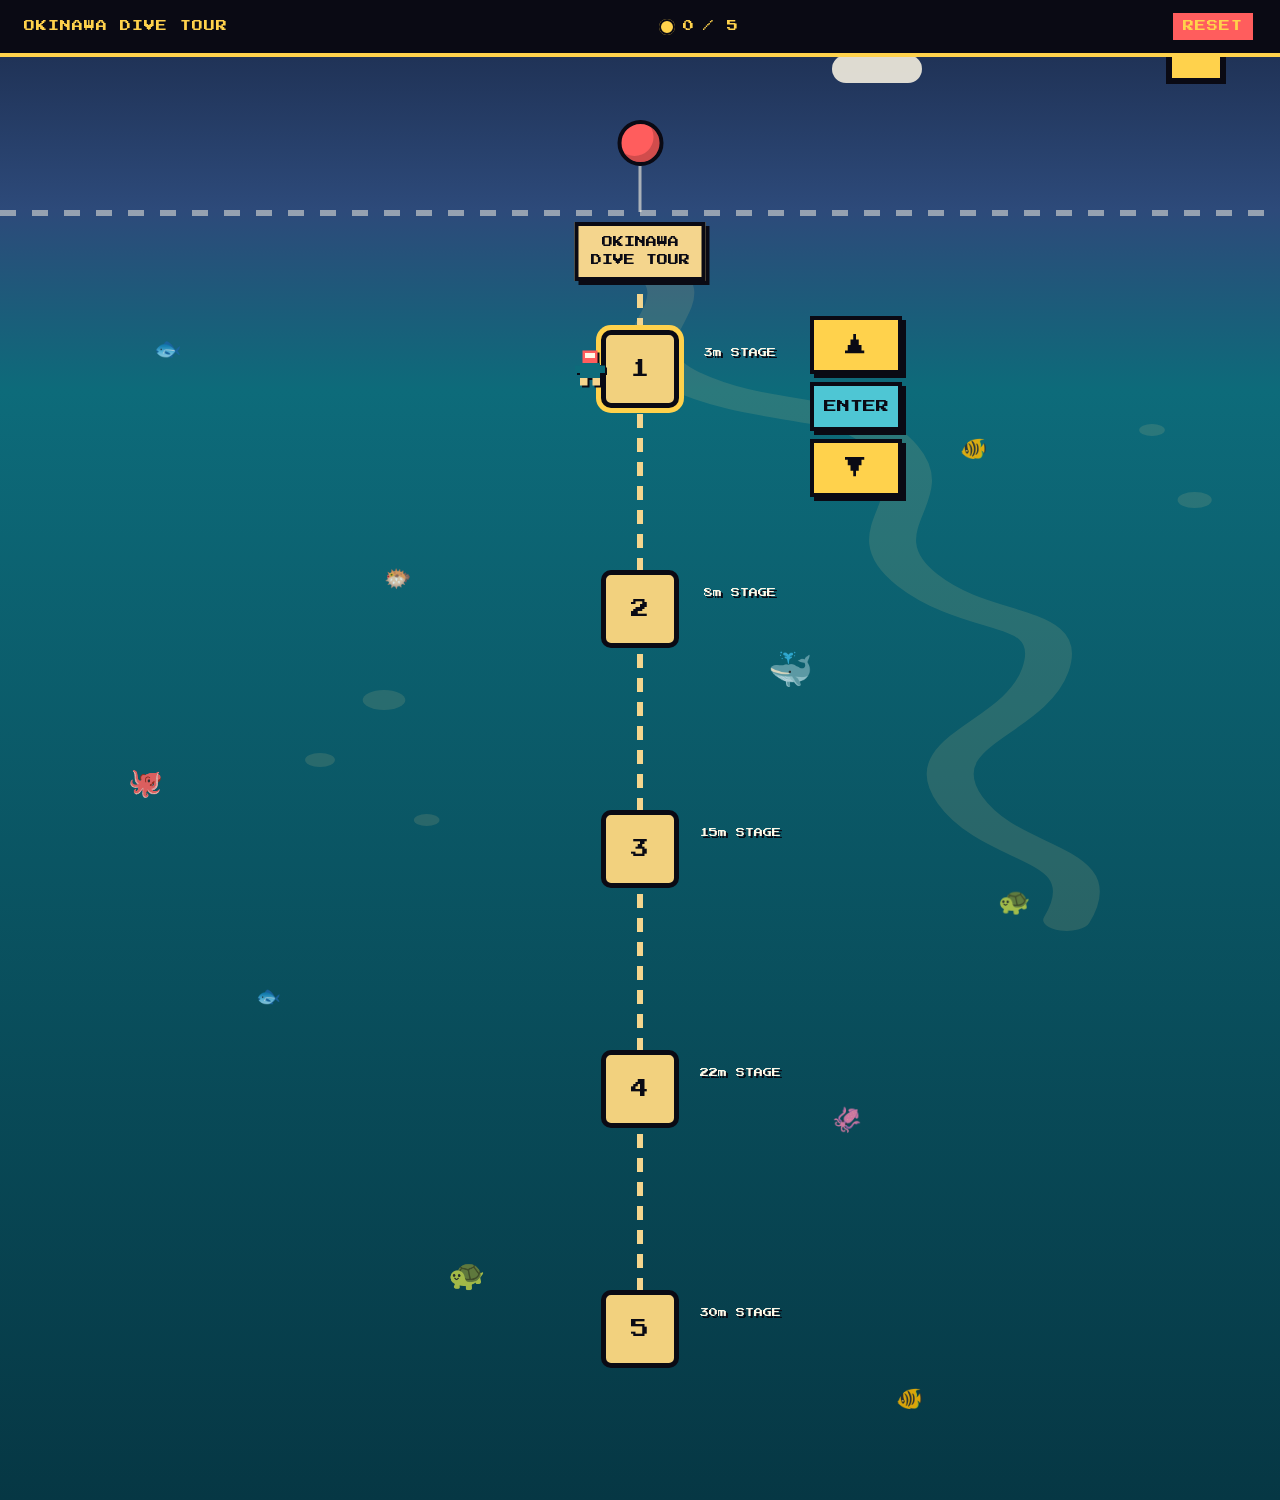
<file: index.html>
<!DOCTYPE html>
<html lang="ko">
<head>
<meta charset="UTF-8">
<meta name="viewport" content="width=device-width, initial-scale=1.0, viewport-fit=cover">
<title>OKINAWA DIVE TOUR</title>
<link href="https://fonts.googleapis.com/css2?family=Press+Start+2P&family=DotGothic16&display=swap" rel="stylesheet">
<link rel="stylesheet" href="style.css">
</head>
<body>

<div id="hud">
  <div class="pixel">OKINAWA DIVE TOUR</div>
  <div id="coinCount" class="pixel"><div class="coin-icon" id="coinIcon"></div><span id="coinNum">0</span> / 5</div>
  <button class="pixel" id="resetBtn">RESET</button>
</div>

<div id="world">
  <div class="sun"></div>
  <div class="cloud" style="top:30px; left:10%; width:70px; height:24px; border-radius:20px;"></div>
  <div class="cloud" style="top:55px; left:65%; width:90px; height:28px; border-radius:20px;"></div>
  <div class="cloud" style="top:20px; left:82%; width:50px; height:18px; border-radius:20px;"></div>
  <div class="waterline"></div>

  <svg id="okinawaMap" viewBox="0 0 600 1500" preserveAspectRatio="none">
    <path d="M300 260 C340 300, 280 340, 320 380 C360 420, 400 400, 420 450 C440 500, 400 530, 430 580 C460 630, 500 610, 490 670 C480 730, 430 740, 450 800 C470 860, 520 850, 500 920"
      stroke="#F4D58D" stroke-width="22" stroke-linecap="round" fill="none"/>
    <circle cx="180" cy="700" r="10" fill="#F4D58D"/>
    <circle cx="150" cy="760" r="7" fill="#F4D58D"/>
    <circle cx="200" cy="820" r="6" fill="#F4D58D"/>
    <circle cx="560" cy="500" r="8" fill="#F4D58D"/>
    <circle cx="540" cy="430" r="6" fill="#F4D58D"/>
  </svg>

  <svg id="pathSvg"><polyline id="pathLine" points="" fill="none" stroke="#F4D58D" stroke-width="6" stroke-dasharray="14 10" /></svg>

  <div id="buoy">
    <div class="ball"></div>
    <div class="rope"></div>
    <div class="sign">
      <div class="pixel">OKINAWA</div>
      <div class="pixel">DIVE TOUR</div>
    </div>
  </div>

  <div class="fishdeco" style="top:330px; left:12%; font-size:22px;">🐟</div>
  <div class="fishdeco" style="top:430px; left:75%; font-size:22px; animation-delay:2s;">🐠</div>
  <div class="fishdeco" style="top:560px; left:30%; font-size:22px; animation-delay:4s;">🐡</div>
  <div class="fishdeco" style="top:640px; left:60%; font-size:36px; animation-delay:1s; animation-duration:11s;">🐳</div>
  <div class="fishdeco" style="top:760px; left:10%; font-size:28px; animation-delay:3s; animation-duration:8s;">🐙</div>
  <div class="fishdeco" style="top:880px; left:78%; font-size:26px; animation-delay:2.5s; animation-duration:9s;">🐢</div>
  <div class="fishdeco" style="top:980px; left:20%; font-size:20px; animation-delay:5s;">🐟</div>
  <div class="fishdeco" style="top:1100px; left:65%; font-size:24px; animation-delay:1.5s; animation-duration:7s;">🦑</div>
  <div class="fishdeco" style="top:1250px; left:35%; font-size:30px; animation-delay:0.5s; animation-duration:10s;">🐢</div>
  <div class="fishdeco" style="top:1380px; left:70%; font-size:22px; animation-delay:3.5s;">🐠</div>

  <div id="player" class="bob"></div>
  <div id="controls">
    <button class="btn icon-btn" id="upBtn" aria-label="UP" title="UP">▲</button>
    <button class="btn" id="enterBtn">ENTER</button>
    <button class="btn icon-btn" id="downBtn" aria-label="DOWN" title="DOWN">▼</button>
  </div>
</div>

<div id="modalOverlay">
  <div id="modalBox">
    <div id="closeX">✕</div>
    <div class="stagetag" id="modalTag">EP.01</div>
    <h2 id="modalTitle"></h2>
    <div class="creatures" id="modalCreatures"></div>
    <p id="modalDesc"></p>
    <button class="btn pixel" id="clearBtn">스테이지 클리어!</button>
  </div>
</div>

<div id="toast" class="pixel"></div>

<script src="script.js"></script>
</body>
</html>
</file>
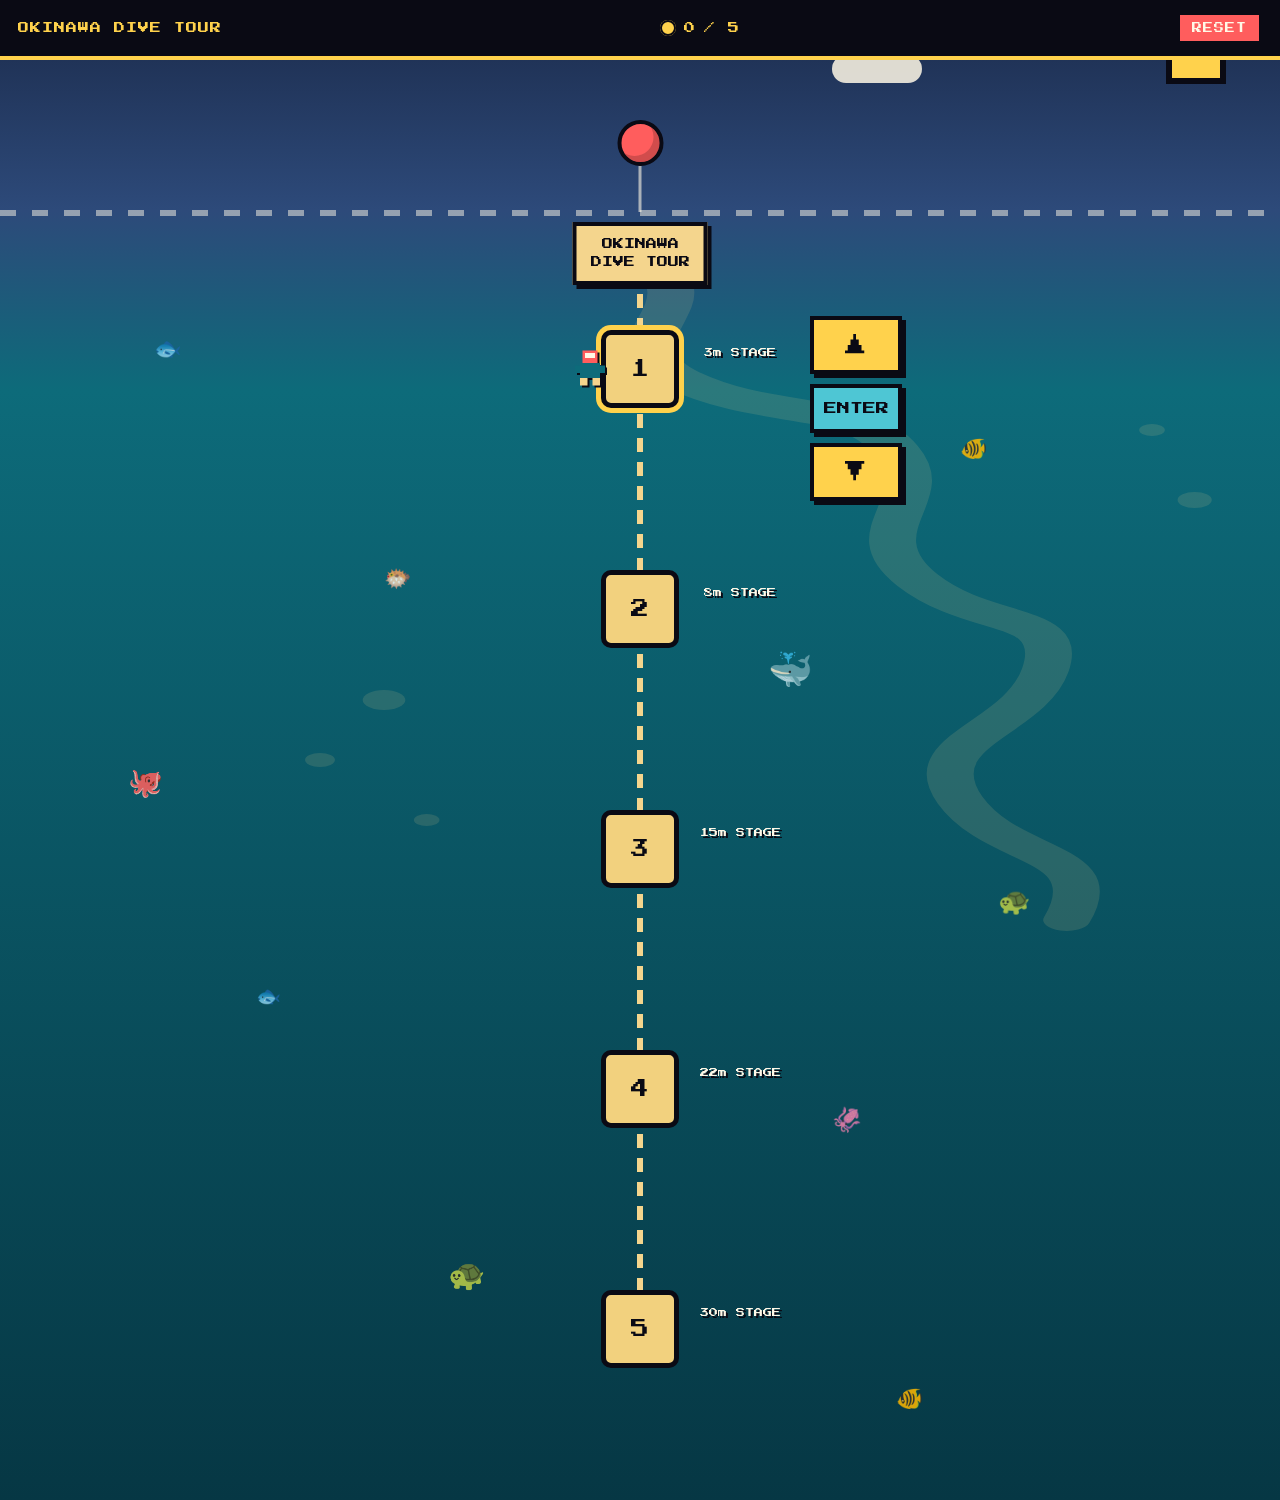
<file: index.html.html>
<!DOCTYPE html>
<html lang="ko">
<head>
<meta charset="UTF-8">
<meta name="viewport" content="width=device-width, initial-scale=1.0">
<title>OKINAWA DIVE TOUR</title>
<link href="https://fonts.googleapis.com/css2?family=Press+Start+2P&family=DotGothic16&display=swap" rel="stylesheet">
<style>
  :root{
    --sky:#1B2A4A;
    --sky2:#2D4A7A;
    --sea:#0D6B7A;
    --sea-deep:#063744;
    --sand:#F4D58D;
    --leaf:#3FA34D;
    --coral:#FF5D5D;
    --white:#FFF8E7;
    --dark:#0A0A14;
    --gold:#FFD24C;
  }
  *{ box-sizing:border-box; margin:0; padding:0; image-rendering:pixelated; }
  html,body{
    background:var(--dark);
    font-family:'DotGothic16',sans-serif;
    color:var(--white);
    overflow-x:hidden;
    user-select:none;
  }
  .pixel{ font-family:'Press Start 2P',monospace; }

  /* ===== HUD ===== */
  #hud{
    position:fixed; top:0; left:0; right:0; z-index:100;
    display:flex; justify-content:space-between; align-items:center;
    padding:12px 18px;
    background:var(--dark);
    border-bottom:4px solid var(--gold);
  }
  #hud .pixel{ font-size:11px; color:var(--gold); letter-spacing:1px; }
  #coinCount{ display:flex; align-items:center; gap:8px; }
  .coin-icon{
    width:16px; height:16px; border-radius:50%;
    background:var(--gold);
    box-shadow: 0 0 0 2px var(--dark) inset;
    transition: transform .2s;
  }
  .coin-icon.pop{ animation: coinpop .4s steps(4); }
  @keyframes coinpop{ 0%{ transform:scale(1); } 40%{ transform:scale(1.6) rotate(180deg); } 100%{ transform:scale(1); } }

  /* ===== WORLD ===== */
  #world{
    position:relative;
    width:100%;
    min-height:1500px;
    background:linear-gradient(to bottom, var(--sky) 0%, var(--sky2) 14%, var(--sea) 26%, var(--sea-deep) 100%);
    padding-top:70px;
    overflow:hidden;
  }
  .cloud{ position:absolute; background:var(--white); opacity:.85; }
  .sun{ position:absolute; top:30px; right:60px; width:48px; height:48px; background:var(--gold); box-shadow: 0 0 0 6px var(--dark); }

  .waterline{
    position:absolute; left:0; right:0; top:14%;
    height:6px;
    background: repeating-linear-gradient(90deg, var(--white) 0 16px, transparent 16px 32px);
    opacity:.5;
    z-index:1;
  }

  #okinawaMap{ position:absolute; top:0; left:0; width:100%; height:100%; z-index:0; opacity:0.13; pointer-events:none; }

  /* buoy */
  #buoy{
    position:absolute; top:120px; left:50%; transform:translateX(-50%);
    display:flex; flex-direction:column; align-items:center;
    z-index:6;
  }
  #buoy .rope{
    width:3px; height:46px; background:var(--white); opacity:.6;
  }
  #buoy .ball{
    width:46px; height:46px; border-radius:50%;
    background:var(--coral);
    border:4px solid var(--dark);
    box-shadow: inset -6px -6px 0 rgba(0,0,0,0.18);
    animation: bobbuoy 2.4s ease-in-out infinite;
  }
  @keyframes bobbuoy{ 0%,100%{ transform:translateY(0); } 50%{ transform:translateY(-8px); } }
  #buoy .sign{
    margin-top:10px;
    background:var(--sand);
    border:4px solid var(--dark);
    padding:10px 14px;
    text-align:center;
    box-shadow:4px 4px 0 var(--dark);
  }
  #buoy .sign .pixel{
    font-size:11px;
    color:var(--dark);
    line-height:1.6;
    white-space:nowrap;
  }

  /* vertical path */
  #pathSvg{ position:absolute; top:0; left:0; width:100%; height:100%; z-index:1; }

  .node{
    position:absolute;
    width:78px; height:78px;
    background:#F2D17E;
    border:5px solid var(--dark);
    border-radius:10px;
    display:flex; align-items:center; justify-content:center;
    cursor:pointer;
    z-index:5;
    transition:transform .15s;
    left:50%;
    transform:translateX(-50%);
  }
  .node:hover{ transform:translateX(-50%) scale(1.06); }
  .node.cleared{ background:var(--leaf); }
  .node.active{ box-shadow: 0 0 0 5px var(--gold); }
  .node .num{ font-family:'Press Start 2P',monospace; font-size:18px; color:var(--dark); }
  .node .star{ position:absolute; top:-14px; right:-10px; font-size:18px; }

  .label{
    position:absolute;
    left:50%;
    font-family:'Press Start 2P',monospace;
    font-size:9px;
    color:var(--white);
    text-shadow:2px 2px 0 var(--dark);
    text-align:center;
    width:160px;
    transform:translateX(calc(-50% + 100px));
  }

  /* diver swims OUTSIDE the node, to the side */
  #player{
    position:absolute;
    width:40px; height:40px;
    z-index:10;
    transition: top .9s cubic-bezier(.4,0,.2,1), left .6s ease;
    filter: drop-shadow(2px 2px 0 var(--dark));
  }
  #player svg{ width:100%; height:100%; }
  #player.bob{ animation: bob 0.45s steps(2) infinite; }
  @keyframes bob{ 0%,100%{ transform:translateY(0) rotate(0deg); } 50%{ transform:translateY(-6px) rotate(-4deg); } }

  .fishdeco{ position:absolute; opacity:.85; z-index:2; animation: swim 6s linear infinite; }
  @keyframes swim{ 0%{ transform:translateX(0); } 50%{ transform:translateX(34px); } 100%{ transform:translateX(0); } }

  /* ===== CONTROLS ===== */
  #controls{
    position:absolute;
    display:flex; flex-direction:column; gap:10px;
    align-items:center;
    z-index:11;
    transition: top .9s cubic-bezier(.4,0,.2,1);
  }
  .btn{
    font-family:'Press Start 2P',monospace;
    font-size:13px;
    color:var(--dark);
    background:var(--gold);
    border:4px solid var(--dark);
    padding:14px 16px;
    cursor:pointer;
    box-shadow:4px 4px 0 var(--dark);
    width:92px;
    display:flex;
    align-items:center;
    justify-content:center;
  }
  .btn.icon-btn{
    font-size:22px;
    padding:14px 16px;
  }
  .btn.icon-btn svg{ width:22px; height:22px; }
  .btn:active{ transform:translate(2px,2px); box-shadow:2px 2px 0 var(--dark); }
  .btn:disabled{ background:#5a5a6a; color:#999; cursor:not-allowed; box-shadow:none; }
  #enterBtn{ background:#4EC6D4; }

  /* ===== MODAL ===== */
  #modalOverlay{
    position:fixed; inset:0; background:rgba(10,10,20,0.85);
    display:none; align-items:center; justify-content:center;
    z-index:200; padding:20px;
  }
  #modalOverlay.open{ display:flex; }
  #modalBox{
    background:var(--sand);
    border:6px solid var(--dark);
    box-shadow:8px 8px 0 var(--dark);
    max-width:480px; width:100%;
    padding:26px;
    color:var(--dark);
    position:relative;
    animation: pop .25s steps(5);
  }
  @keyframes pop{ 0%{ transform:scale(.8); opacity:0; } 100%{ transform:scale(1); opacity:1; } }
  #modalBox h2{ font-family:'Press Start 2P',monospace; font-size:15px; margin-bottom:14px; line-height:1.6; }
  #modalBox p{ font-size:15px; line-height:1.75; margin-bottom:16px; }
  #modalBox .stagetag{ display:inline-block; font-family:'Press Start 2P',monospace; font-size:10px; background:var(--coral); color:var(--white); padding:6px 10px; margin-bottom:14px; }
  #modalBox .creatures{ display:flex; gap:14px; margin-bottom:18px; flex-wrap:wrap; }
  #modalBox .creatures span{ font-size:24px; }
  #clearBtn{ width:100%; }
  #closeX{
    position:absolute; top:10px; right:10px;
    font-family:'Press Start 2P',monospace;
    font-size:16px;
    cursor:pointer;
    background:var(--dark); color:var(--white);
    width:30px; height:30px;
    display:flex; align-items:center; justify-content:center;
  }

  #toast{
    position:fixed; top:90px; left:50%; transform:translateX(-50%) translateY(-20px);
    font-family:'Press Start 2P',monospace;
    font-size:12px;
    background:var(--leaf);
    color:var(--white);
    padding:12px 20px;
    border:4px solid var(--dark);
    opacity:0;
    transition:all .3s;
    z-index:300;
    pointer-events:none;
    text-align:center;
  }
  #toast.show{ opacity:1; transform:translateX(-50%) translateY(0); }

  @media (max-width:600px){
    #world{ min-height:1700px; }
    .label{ transform:translateX(calc(-50% + 85px)); font-size:8px; width:130px; }
  }
</style>
</head>
<body>

<div id="hud">
  <div class="pixel">OKINAWA DIVE TOUR</div>
  <div id="coinCount" class="pixel"><div class="coin-icon" id="coinIcon"></div><span id="coinNum">0</span> / 5</div>
  <button class="pixel" id="resetBtn" style="background:var(--coral); color:var(--white); border:3px solid var(--dark); padding:8px 12px; cursor:pointer; font-size:10px;">RESET</button>
</div>


<div id="world">
  <div class="sun"></div>
  <div class="cloud" style="top:30px; left:10%; width:70px; height:24px; border-radius:20px;"></div>
  <div class="cloud" style="top:55px; left:65%; width:90px; height:28px; border-radius:20px;"></div>
  <div class="cloud" style="top:20px; left:82%; width:50px; height:18px; border-radius:20px;"></div>
  <div class="waterline"></div>

  <svg id="okinawaMap" viewBox="0 0 600 1500" preserveAspectRatio="none">
    <path d="M300 260 C340 300, 280 340, 320 380 C360 420, 400 400, 420 450 C440 500, 400 530, 430 580 C460 630, 500 610, 490 670 C480 730, 430 740, 450 800 C470 860, 520 850, 500 920"
      stroke="#F4D58D" stroke-width="22" stroke-linecap="round" fill="none"/>
    <circle cx="180" cy="700" r="10" fill="#F4D58D"/>
    <circle cx="150" cy="760" r="7" fill="#F4D58D"/>
    <circle cx="200" cy="820" r="6" fill="#F4D58D"/>
    <circle cx="560" cy="500" r="8" fill="#F4D58D"/>
    <circle cx="540" cy="430" r="6" fill="#F4D58D"/>
  </svg>

  <svg id="pathSvg"><polyline id="pathLine" points="" fill="none" stroke="#F4D58D" stroke-width="6" stroke-dasharray="14 10" /></svg>

  <div id="buoy">
    <div class="ball"></div>
    <div class="rope"></div>
    <div class="sign">
      <div class="pixel">OKINAWA</div>
      <div class="pixel">DIVE TOUR</div>
    </div>
  </div>

  <div class="fishdeco" style="top:330px; left:12%; font-size:22px;">🐟</div>
  <div class="fishdeco" style="top:430px; left:75%; font-size:22px; animation-delay:2s;">🐠</div>
  <div class="fishdeco" style="top:560px; left:30%; font-size:22px; animation-delay:4s;">🐡</div>
  <div class="fishdeco" style="top:640px; left:60%; font-size:36px; animation-delay:1s; animation-duration:11s;">🐳</div>
  <div class="fishdeco" style="top:760px; left:10%; font-size:28px; animation-delay:3s; animation-duration:8s;">🐙</div>
  <div class="fishdeco" style="top:880px; left:78%; font-size:26px; animation-delay:2.5s; animation-duration:9s;">🐢</div>
  <div class="fishdeco" style="top:980px; left:20%; font-size:20px; animation-delay:5s;">🐟</div>
  <div class="fishdeco" style="top:1100px; left:65%; font-size:24px; animation-delay:1.5s; animation-duration:7s;">🦑</div>
  <div class="fishdeco" style="top:1250px; left:35%; font-size:30px; animation-delay:0.5s; animation-duration:10s;">🐢</div>
  <div class="fishdeco" style="top:1380px; left:70%; font-size:22px; animation-delay:3.5s;">🐠</div>

  <div id="player" class="bob"></div>
  <div id="controls">
    <button class="btn icon-btn" id="upBtn" aria-label="UP" title="UP">▲</button>
    <button class="btn" id="enterBtn">ENTER</button>
    <button class="btn icon-btn" id="downBtn" aria-label="DOWN" title="DOWN">▼</button>
  </div>
</div>

<div id="modalOverlay">
  <div id="modalBox">
    <div id="closeX">✕</div>
    <div class="stagetag" id="modalTag">EP.01</div>
    <h2 id="modalTitle"></h2>
    <div class="creatures" id="modalCreatures"></div>
    <p id="modalDesc"></p>
    <button class="btn pixel" id="clearBtn">스테이지 클리어!</button>
  </div>
</div>

<div id="toast" class="pixel"></div>

<script>
const stages = [
  { depth:'3m', title:'EP.01 — 오키나와 프리다이빙, 왜 가야 할까',
    desc:'산소통 없이 숨 하나로 들어가는 오키나와 바다. 투명한 시야와 따뜻한 수온을 만나는 시리즈의 시작.',
    creatures:['🌊','☀️'], y:330 },
  { depth:'8m', title:'EP.02 — 만날 수 있는 해양생물 총정리',
    desc:'흰동가리, 바다거북, 운 좋으면 만타가오리까지. 가장 화려한 비주얼의 회차.',
    creatures:['🐠','🐢','🦈'], y:570 },
  { depth:'15m', title:'EP.03 — 다이빙 포인트 추천',
    desc:'케라마 제도를 비롯한 대표 포인트를 난이도·시야별로 비교하는 실용 가이드.',
    creatures:['🏝️','🤿'], y:810 },
  { depth:'22m', title:'EP.04 — 언제 가야 가장 좋을까',
    desc:'6~9월 황금기와 비수기를 수온·시야·혼잡도로 비교 분석.',
    creatures:['📅','🌡️'], y:1050 },
  { depth:'30m', title:'EP.05 — 준비물 & 코스 추천',
    desc:'장비 체크리스트부터 예약 방법, 코스 추천까지. 떠날 준비를 끝내는 마지막 회차.',
    creatures:['🎒','🧭'], y:1290 }
];

let cleared = JSON.parse(sessionStorage.getItem('dq_cleared') || '[false,false,false,false,false]');
// activeIndex: 처음으로 클리어하지 않은 스테이지 (다이버가 향해 있는 곳)
function getActiveIndex(){
  const idx = cleared.findIndex(c => !c);
  return idx === -1 ? stages.length - 1 : idx;
}
let activeIndex = getActiveIndex();
let viewIndex = activeIndex; // 현재 보고 있는(모달에 띄울) 스테이지

const world = document.getElementById('world');
const player = document.getElementById('player');

function playerSvg(){
  return `<svg viewBox="0 0 16 16">
    <rect x="5" y="1" width="6" height="5" fill="#FF5D5D"/>
    <rect x="4" y="6" width="8" height="6" fill="#0D6B7A"/>
    <rect x="2" y="7" width="2" height="3" fill="#0D6B7A"/>
    <rect x="12" y="7" width="2" height="3" fill="#0D6B7A"/>
    <rect x="4" y="12" width="3" height="3" fill="#F4D58D"/>
    <rect x="9" y="12" width="3" height="3" fill="#F4D58D"/>
    <rect x="6" y="2" width="4" height="2" fill="#FFF8E7"/>
  </svg>`;
}
player.innerHTML = playerSvg();

function buildNodes(){
  stages.forEach((s, i)=>{
    const node = document.createElement('div');
    node.className = 'node' + (cleared[i] ? ' cleared' : '') + (i===activeIndex ? ' active' : '');
    node.style.top = s.y + 'px';
    node.innerHTML = `<span class="num pixel">${i+1}</span>` + (cleared[i] ? '<span class="star">⭐</span>' : '');
    node.dataset.index = i;
    node.addEventListener('click', ()=>{ selectView(i); });
    world.appendChild(node);

    const label = document.createElement('div');
    label.className = 'label pixel';
    label.style.top = (s.y + 18) + 'px';
    label.textContent = s.depth + ' STAGE';
    world.appendChild(label);
  });
  drawPath();
  placePlayer(true);
}

function drawPath(){
  const line = document.getElementById('pathLine');
  const worldWidth = world.clientWidth;
  const cx = worldWidth/2;
  const buoyBottom = 120 + 46 + 46 + 10; // 부표 하단 대략 위치
  let pts = `${cx},${buoyBottom}`;
  stages.forEach(s=>{ pts += ` ${cx},${s.y+39}`; });
  line.setAttribute('points', pts);
}

function placePlayer(immediate){
  const s = stages[activeIndex];
  const worldWidth = world.clientWidth;
  const cx = worldWidth/2;
  const sideOffset = -70; // 스테이지 버튼 왼쪽에서 헤엄
  const px = cx + sideOffset;
  if(immediate){ player.style.transition = 'none'; }
  player.style.left = px + 'px';
  player.style.top = (s.y + 18) + 'px';
  if(immediate){
    requestAnimationFrame(()=>{ player.style.transition = ''; });
  }
  placeControls(s, immediate);
}

function placeControls(s, immediate){
  const controls = document.getElementById('controls');
  const worldWidth = world.clientWidth;
  const cx = worldWidth/2;
  const navOffset = Math.min(170, worldWidth/2 - 50); // 스테이지 버튼 오른쪽 옆
  if(immediate){ controls.style.transition = 'none'; }
  controls.style.left = (cx + navOffset) + 'px';
  controls.style.top = (s.y - 14) + 'px';
  if(immediate){
    requestAnimationFrame(()=>{ controls.style.transition = ''; });
  }
}

function selectView(i){
  if(i > activeIndex){
    showToast('이전 스테이지부터 클리어하세요!');
    return;
  }
  viewIndex = i;
  openModal();
}

function openModal(){
  const s = stages[viewIndex];
  document.getElementById('modalTag').textContent = s.depth + ' STAGE';
  document.getElementById('modalTitle').textContent = s.title;
  document.getElementById('modalDesc').textContent = s.desc;
  document.getElementById('modalCreatures').innerHTML = s.creatures.map(c=>`<span>${c}</span>`).join('');
  const clearBtn = document.getElementById('clearBtn');
  if(cleared[viewIndex]){
    clearBtn.textContent = '클리어 완료!';
    clearBtn.disabled = true;
  } else if(viewIndex === activeIndex){
    clearBtn.textContent = '스테이지 클리어!';
    clearBtn.disabled = false;
  } else {
    clearBtn.textContent = '잠겨 있음';
    clearBtn.disabled = true;
  }
  document.getElementById('modalOverlay').classList.add('open');
}
function closeModal(){
  document.getElementById('modalOverlay').classList.remove('open');
}

function clearStage(){
  if(viewIndex !== activeIndex || cleared[viewIndex]) return;
  cleared[activeIndex] = true;
  sessionStorage.setItem('dq_cleared', JSON.stringify(cleared));
  rebuildNodeVisual(activeIndex);
  bumpCoin();
  activeIndex = getActiveIndex();
  viewIndex = activeIndex;
  updateActiveHighlight();
  placePlayer(false); // 다이버가 다음 깊이로 같이 내려감
  showToast('★ STAGE CLEAR! ★');
  closeModal();
}

function rebuildNodeVisual(i){
  const node = document.querySelectorAll('.node')[i];
  node.classList.add('cleared');
  node.innerHTML = `<span class="num pixel">${i+1}</span><span class="star">⭐</span>`;
}

function updateActiveHighlight(){
  document.querySelectorAll('.node').forEach((node, i)=>{
    node.classList.toggle('active', i===activeIndex);
  });
}

function bumpCoin(){
  document.getElementById('coinNum').textContent = cleared.filter(Boolean).length;
  const icon = document.getElementById('coinIcon');
  icon.classList.remove('pop');
  requestAnimationFrame(()=>{ icon.classList.add('pop'); });
}

let toastTimer;
function showToast(msg){
  const t = document.getElementById('toast');
  t.textContent = msg;
  t.classList.add('show');
  clearTimeout(toastTimer);
  toastTimer = setTimeout(()=> t.classList.remove('show'), 1600);
}

document.getElementById('upBtn').addEventListener('click', ()=> selectView(Math.max(0, viewIndex-1)));
document.getElementById('downBtn').addEventListener('click', ()=> selectView(Math.min(stages.length-1, viewIndex+1)));
document.getElementById('enterBtn').addEventListener('click', ()=>{ viewIndex = activeIndex; openModal(); });
document.getElementById('closeX').addEventListener('click', closeModal);
document.getElementById('clearBtn').addEventListener('click', clearStage);
document.addEventListener('keydown', (e)=>{
  if(e.key === 'ArrowUp') selectView(Math.max(0, viewIndex-1));
  if(e.key === 'ArrowDown') selectView(Math.min(stages.length-1, viewIndex+1));
  if(e.key === 'Enter'){ viewIndex = activeIndex; openModal(); }
  if(e.key === 'Escape') closeModal();
});

document.getElementById('resetBtn').addEventListener('click', ()=>{
  cleared = [false,false,false,false,false];
  sessionStorage.setItem('dq_cleared', JSON.stringify(cleared));
  activeIndex = 0;
  viewIndex = 0;
  document.querySelectorAll('.node').forEach((node, i)=>{
    node.classList.remove('cleared');
    node.classList.toggle('active', i===activeIndex);
    node.innerHTML = `<span class="num pixel">${i+1}</span>`;
  });
  document.getElementById('coinNum').textContent = '0';
  placePlayer(true);
  showToast('RESET! 처음부터 다시 시작해요');
});

buildNodes();
document.getElementById('coinNum').textContent = cleared.filter(Boolean).length;
window.addEventListener('resize', ()=>{ drawPath(); placePlayer(true); });
</script>

</body>
</html>
</file>
<file: style.css>
:root{
  --sky:#1B2A4A;
  --sky2:#2D4A7A;
  --sea:#0D6B7A;
  --sea-deep:#063744;
  --sand:#F4D58D;
  --leaf:#3FA34D;
  --coral:#FF5D5D;
  --white:#FFF8E7;
  --dark:#0A0A14;
  --gold:#FFD24C;
}
*{ box-sizing:border-box; margin:0; padding:0; image-rendering:pixelated; }
html,body{
  background:var(--dark);
  font-family:'DotGothic16',sans-serif;
  color:var(--white);
  overflow-x:hidden;
  user-select:none;
}
.pixel{ font-family:'Press Start 2P',monospace; }

/* ===== HUD ===== */
#hud{
  position:fixed; top:0; left:0; right:0; z-index:100;
  display:flex; justify-content:space-between; align-items:center;
  padding:10px clamp(12px, 4vw, 24px);
  background:var(--dark);
  border-bottom:4px solid var(--gold);
  gap:10px;
}
#hud .pixel{ font-size:clamp(8px, 2.6vw, 11px); color:var(--gold); letter-spacing:1px; white-space:nowrap; }
#coinCount{ display:flex; align-items:center; gap:8px; flex-shrink:0; }
.coin-icon{
  width:16px; height:16px; border-radius:50%;
  background:var(--gold);
  box-shadow: 0 0 0 2px var(--dark) inset;
  transition: transform .2s;
  flex-shrink:0;
}
.coin-icon.pop{ animation: coinpop .4s steps(4); }
@keyframes coinpop{ 0%{ transform:scale(1); } 40%{ transform:scale(1.6) rotate(180deg); } 100%{ transform:scale(1); } }

#resetBtn{
  font-family:'Press Start 2P',monospace;
  background:var(--coral);
  color:var(--white);
  border:3px solid var(--dark);
  padding:8px 10px;
  cursor:pointer;
  font-size:clamp(8px, 2.2vw, 10px);
  flex-shrink:0;
}
#resetBtn:active{ transform:translate(1px,1px); }

/* ===== WORLD ===== */
#world{
  position:relative;
  width:100%;
  min-height:1500px;
  background:linear-gradient(to bottom, var(--sky) 0%, var(--sky2) 14%, var(--sea) 26%, var(--sea-deep) 100%);
  padding-top:70px;
  overflow:hidden;
}
.cloud{ position:absolute; background:var(--white); opacity:.85; }
.sun{ position:absolute; top:30px; right:60px; width:48px; height:48px; background:var(--gold); box-shadow: 0 0 0 6px var(--dark); }

.waterline{
  position:absolute; left:0; right:0; top:14%;
  height:6px;
  background: repeating-linear-gradient(90deg, var(--white) 0 16px, transparent 16px 32px);
  opacity:.5;
  z-index:1;
}

#okinawaMap{ position:absolute; top:0; left:0; width:100%; height:100%; z-index:0; opacity:0.13; pointer-events:none; }

/* buoy */
#buoy{
  position:absolute; top:120px; left:50%; transform:translateX(-50%);
  display:flex; flex-direction:column; align-items:center;
  z-index:6;
}
#buoy .rope{ width:3px; height:46px; background:var(--white); opacity:.6; }
#buoy .ball{
  width:46px; height:46px; border-radius:50%;
  background:var(--coral);
  border:4px solid var(--dark);
  box-shadow: inset -6px -6px 0 rgba(0,0,0,0.18);
  animation: bobbuoy 2.4s ease-in-out infinite;
}
@keyframes bobbuoy{ 0%,100%{ transform:translateY(0); } 50%{ transform:translateY(-8px); } }
#buoy .sign{
  margin-top:10px;
  background:var(--sand);
  border:4px solid var(--dark);
  padding:8px 12px;
  text-align:center;
  box-shadow:4px 4px 0 var(--dark);
}
#buoy .sign .pixel{
  font-size:clamp(8px, 2.4vw, 11px);
  color:var(--dark);
  line-height:1.6;
  white-space:nowrap;
}

/* vertical path */
#pathSvg{ position:absolute; top:0; left:0; width:100%; height:100%; z-index:1; }

.node{
  position:absolute;
  width:clamp(58px, 16vw, 78px);
  height:clamp(58px, 16vw, 78px);
  background:#F2D17E;
  border:5px solid var(--dark);
  border-radius:10px;
  display:flex; align-items:center; justify-content:center;
  cursor:pointer;
  z-index:5;
  transition:transform .15s;
  left:50%;
  transform:translateX(-50%);
}
.node:hover{ transform:translateX(-50%) scale(1.06); }
.node.cleared{ background:var(--leaf); }
.node.active{ box-shadow: 0 0 0 5px var(--gold); }
.node .num{ font-family:'Press Start 2P',monospace; font-size:clamp(13px, 4vw, 18px); color:var(--dark); }
.node .star{ position:absolute; top:-14px; right:-10px; font-size:18px; }

.label{
  position:absolute;
  left:50%;
  font-family:'Press Start 2P',monospace;
  font-size:clamp(7px, 2vw, 9px);
  color:var(--white);
  text-shadow:2px 2px 0 var(--dark);
  text-align:center;
  width:clamp(110px, 30vw, 160px);
  transform:translateX(calc(-50% + clamp(70px, 18vw, 100px)));
}

/* diver swims OUTSIDE the node, to the side */
#player{
  position:absolute;
  width:clamp(30px, 8vw, 40px);
  height:clamp(30px, 8vw, 40px);
  z-index:10;
  transition: top .9s cubic-bezier(.4,0,.2,1), left .6s ease;
  filter: drop-shadow(2px 2px 0 var(--dark));
}
#player svg{ width:100%; height:100%; }
#player.bob{ animation: bob 0.45s steps(2) infinite; }
@keyframes bob{ 0%,100%{ transform:translateY(0) rotate(0deg); } 50%{ transform:translateY(-6px) rotate(-4deg); } }

.fishdeco{ position:absolute; opacity:.85; z-index:2; animation: swim 6s linear infinite; }
@keyframes swim{ 0%{ transform:translateX(0); } 50%{ transform:translateX(34px); } 100%{ transform:translateX(0); } }

/* ===== CONTROLS ===== */
#controls{
  position:absolute;
  display:flex; flex-direction:column; gap:8px;
  align-items:center;
  z-index:11;
  transition: top .9s cubic-bezier(.4,0,.2,1), left .3s ease;
}
.btn{
  font-family:'Press Start 2P',monospace;
  font-size:clamp(10px, 2.6vw, 13px);
  color:var(--dark);
  background:var(--gold);
  border:4px solid var(--dark);
  padding:clamp(10px, 2.4vw, 14px) clamp(10px, 3vw, 16px);
  cursor:pointer;
  box-shadow:4px 4px 0 var(--dark);
  width:clamp(64px, 16vw, 92px);
  display:flex;
  align-items:center;
  justify-content:center;
}
.btn.icon-btn{
  font-size:clamp(16px, 5vw, 22px);
}
.btn:active{ transform:translate(2px,2px); box-shadow:2px 2px 0 var(--dark); }
.btn:disabled{ background:#5a5a6a; color:#999; cursor:not-allowed; box-shadow:none; }
#enterBtn{ background:#4EC6D4; }

/* ===== MODAL ===== */
#modalOverlay{
  position:fixed; inset:0; background:rgba(10,10,20,0.85);
  display:none; align-items:center; justify-content:center;
  z-index:200; padding:20px;
}
#modalOverlay.open{ display:flex; }
#modalBox{
  background:var(--sand);
  border:6px solid var(--dark);
  box-shadow:8px 8px 0 var(--dark);
  max-width:480px; width:100%;
  padding:clamp(18px, 5vw, 26px);
  color:var(--dark);
  position:relative;
  animation: pop .25s steps(5);
}
@keyframes pop{ 0%{ transform:scale(.8); opacity:0; } 100%{ transform:scale(1); opacity:1; } }
#modalBox h2{ font-family:'Press Start 2P',monospace; font-size:clamp(12px, 3.6vw, 15px); margin-bottom:14px; line-height:1.6; }
#modalBox p{ font-size:clamp(13px, 3.4vw, 15px); line-height:1.75; margin-bottom:16px; }
#modalBox .stagetag{ display:inline-block; font-family:'Press Start 2P',monospace; font-size:10px; background:var(--coral); color:var(--white); padding:6px 10px; margin-bottom:14px; }
#modalBox .creatures{ display:flex; gap:14px; margin-bottom:18px; flex-wrap:wrap; }
#modalBox .creatures span{ font-size:24px; }
#clearBtn{ width:100%; }
#closeX{
  position:absolute; top:10px; right:10px;
  font-family:'Press Start 2P',monospace;
  font-size:16px;
  cursor:pointer;
  background:var(--dark); color:var(--white);
  width:30px; height:30px;
  display:flex; align-items:center; justify-content:center;
}

#toast{
  position:fixed; top:90px; left:50%; transform:translateX(-50%) translateY(-20px);
  font-family:'Press Start 2P',monospace;
  font-size:clamp(10px, 3vw, 12px);
  background:var(--leaf);
  color:var(--white);
  padding:12px 20px;
  border:4px solid var(--dark);
  opacity:0;
  transition:all .3s;
  z-index:300;
  pointer-events:none;
  text-align:center;
  max-width:90vw;
}
#toast.show{ opacity:1; transform:translateX(-50%) translateY(0); }

/* ===== RESPONSIVE BREAKPOINTS ===== */
@media (max-width:600px){
  #world{ min-height:1700px; }
  .sun{ width:36px; height:36px; top:18px; right:24px; box-shadow:0 0 0 4px var(--dark); }
  #buoy{ top:90px; }
  #buoy .ball{ width:36px; height:36px; }
  #buoy .rope{ height:34px; }
}

@media (max-width:420px){
  #world{ min-height:1850px; }
  .node{ width:54px; height:54px; }
  .label{ font-size:7px; width:100px; }
  .btn{ width:56px; padding:9px 10px; }
}
</file>
